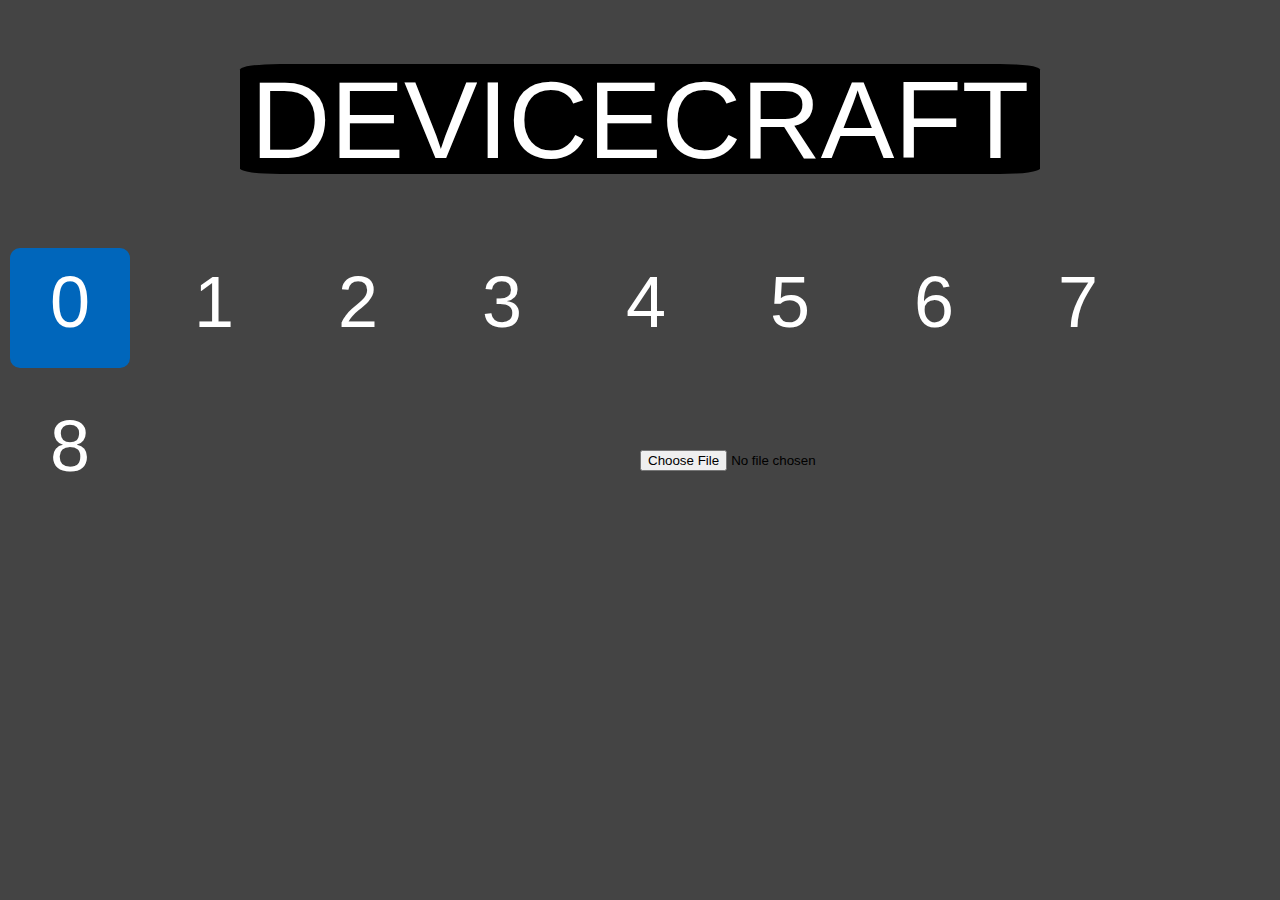
<file: Devicecraft/index.html>
<!DOCTYPE html>
<html>
	<head>
		<meta charset="UTF-8">
		<meta name="viewport" contents="width=device-width, initial-scale=1">
		<title>Let's do it</title>
		<style>
			* {
				margin: 0;
				padding: 0;
				user-select: none;
				-khtml-user-select: none;
				-o-user-select: none;
				-moz-user-select: none;
				-webkit-user-select: none;
			}
			label {
				white-space: nowrap;
				display: block;
			}
			
			input[type=number]{
				width: 50%;
			}
			
			.radios{
				margin-left: 30px;
			}
			.toolbar{
				position: absolute;
				height: 40px;
				box-sizing: border-box;
				background-color: #333;
				display: none;
				justify-content: space-between;
			}
			.toolbarBtn{
				border-radius: 100%;
				height: 38px;
				height: 100%;
			}
			.toolbarBtn:hover{
				background-color: #999;
			}
			.activeBtn{
				background-color: #ddd;
			}
			.activeBtn:hover{
				background-color: #ddd;
			}
			.overlay{
				width: 100%;
				min-height: 100%;
				display: none;
				position: absolute;
				background-color: #444;
			}
			.popup{
				background-color: #333;
				position: absolute;
				left: 50%;
				top: 50%;
				transform: translateX(-50%) translateY(-50%);
				max-height: 90vh;
				width: auto;
				display: none;
				overflow: auto;
				padding: 30px;
				border-radius: 5px;
				color: #fff;
			}
			.popupHeader{
				font: small-caps 24px sans-serif;
				margin-bottom: 30px;
				white-space: nowrap;
			}
			.levelBtn{
				width: 120px;
				margin: 10px;
				border-radius: 10px;
			}
			.unlockedLevelBtn{
				background-color: #06b;
			}
			.unlockedLevelBtn:hover{
				background-color: #08f;
			}
			.startSimulationBtn{
				background-color: #0a0;
			}
			.startSimulationBtn:hover{
				background-color: #0f0;
			}
			.stopSimulationBtn{
				background-color: #a00;
			}
			.stopSimulationBtn:hover{
				background-color: #f00;
			}
			.closeBtn{
				height: 30px;
				position: absolute;
				right: 0;
				top: 0;
				border-radius: 5px;
			}
			.closeBtn:hover{
				background-color: #b00;
			}
			#reuseableHtml{
				display: none;
			}
			#game{
				position: absolute;
				top: 40px;
				cursor: crosshair;
				width: 100%;
				background: radial-gradient(100% 60% at 50% 100%, #11a, 10%, #002);
			}
			#logo{
				margin: 5% auto;
				display: block;
				width: 80%;
				max-width: 800px;
				background-color: #000;
				border-radius: 5%;
			}
			#logoText:hover{
				fill: #f80;
			}
			#nextLevelBtn{
				height: 50px;
				background-color: #06b;
				border-radius: 10px;
			}
			#nextLevelBtn:hover{
				background-color: #08f;
			}
			#input{
				display: block;
				margin-left: 20px;
			}
			/*
			@media (max-width: 800px){
				.toolbar{
					height: 40px;
				}
				.toolbarBtn{
					margin: 1px auto;
					height: 38px;
				}
				#game{
					top: 40px;
					height: calc(100% - 40px);
				}
			}
			*/

			#inputTexture{
				position: absolute;
				top: 50%;
				left: 50%;
			}

		</style>
	</head>
	<body>
		<canvas id="game"></canvas>
		<div id="sandboxToolbar" class="toolbar"></div>
		<div id="assemblySceneBtnsDiv" class="toolbar"></div>
		<div id="simulationSceneBtnsDiv" class="toolbar"></div>


		<div id="createPolygonToolbar" class="toolbar">
			<svg id="polygonDoneBtn" class="toolbarBtn" preserveAspectRatio="xMinYMin meet" viewBox="0 0 100 100" xmlns="http://www.w3.org/2000/svg">
				<text dominant-baseline="middle" text-anchor="middle" x="50%" y="50%" font-family="sans-serif" font-size="40" fill="white">Done</text>
			</svg>
		</div>



		<div id="menuUI" class="overlay" tabindex="-1">
			<svg id="logo" preserveAspectRatio="xMinYMin meet" viewBox="0 0 145 20" xmlns="http://www.w3.org/2000/svg">
				<text id="logoText" text-anchor="middle" x="50%" y="17" font-family="sans-serif" font-size="20" fill="white">DEVICECRAFT</text>
			</svg>
			<svg class="levelBtn unlockedLevelBtn" preserveAspectRatio="xMinYMin meet" viewBox="0 0 100 100" xmlns="http://www.w3.org/2000/svg">
				<text dominant-baseline="middle" text-anchor="middle" x="50%" y="50%" font-family="sans-serif" font-size="60" fill="white">0</text>
			</svg>
			<svg class="levelBtn" preserveAspectRatio="xMinYMin meet" viewBox="0 0 100 100" xmlns="http://www.w3.org/2000/svg">
				<text dominant-baseline="middle" text-anchor="middle" x="50%" y="50%" font-family="sans-serif" font-size="60" fill="white">1</text>
			</svg>
			<svg class="levelBtn" preserveAspectRatio="xMinYMin meet" viewBox="0 0 100 100" xmlns="http://www.w3.org/2000/svg">
				<text dominant-baseline="middle" text-anchor="middle" x="50%" y="50%" font-family="sans-serif" font-size="60" fill="white">2</text>
			</svg>
			<svg class="levelBtn" preserveAspectRatio="xMinYMin meet" viewBox="0 0 100 100" xmlns="http://www.w3.org/2000/svg">
				<text dominant-baseline="middle" text-anchor="middle" x="50%" y="50%" font-family="sans-serif" font-size="60" fill="white">3</text>
			</svg>
			<svg class="levelBtn" preserveAspectRatio="xMinYMin meet" viewBox="0 0 100 100" xmlns="http://www.w3.org/2000/svg">
				<text dominant-baseline="middle" text-anchor="middle" x="50%" y="50%" font-family="sans-serif" font-size="60" fill="white">4</text>
			</svg>
			<svg class="levelBtn" preserveAspectRatio="xMinYMin meet" viewBox="0 0 100 100" xmlns="http://www.w3.org/2000/svg">
				<text dominant-baseline="middle" text-anchor="middle" x="50%" y="50%" font-family="sans-serif" font-size="60" fill="white">5</text>
			</svg>
			<svg class="levelBtn" preserveAspectRatio="xMinYMin meet" viewBox="0 0 100 100" xmlns="http://www.w3.org/2000/svg">
				<text dominant-baseline="middle" text-anchor="middle" x="50%" y="50%" font-family="sans-serif" font-size="60" fill="white">6</text>
			</svg>
			<svg class="levelBtn" preserveAspectRatio="xMinYMin meet" viewBox="0 0 100 100" xmlns="http://www.w3.org/2000/svg">
				<text dominant-baseline="middle" text-anchor="middle" x="50%" y="50%" font-family="sans-serif" font-size="60" fill="white">7</text>
			</svg>
			<svg class="levelBtn" preserveAspectRatio="xMinYMin meet" viewBox="0 0 100 100" xmlns="http://www.w3.org/2000/svg">
				<text dominant-baseline="middle" text-anchor="middle" x="50%" y="50%" font-family="sans-serif" font-size="60" fill="white">8</text>
			</svg>
		</div>
		
		<div id="saveLevelUI" class="popup">
			<p class="popupHeader">Save Level</p>
			File name: <input id="saveText" draggable="false" type="text"/>
			<button id="saveBtn">Save</button><br>
			<p id="saveMessageP"></p>
			<a id="downloadlink" download style="display: none">Download</a><br>
		</div>
		
		<div id="loadLevelUI" class="popup">
			<p class="popupHeader">Load Level</p>
			<input id="input" type="file" accept="application/json"/>
			<p id="loadMessageP"></p><br>
		</div>

		<div id="exceptionDiv" class="popup">
			<p class="popupHeader">Error</p>
			Message: <span id="exceptionMessageP"></span><br><br>
		</div>
		
		<div id="setCustomObroundPopup" class="popup">
			<p class="popupHeader">Custom Obround Properties</p>
		</div>

		<div id="setCustomCirclePopup" class="popup">
			<p class="popupHeader">Custom Circle Properties</p>
		</div>





		<div id="createPolygonPopup" class="popup">
			<p class="popupHeader">Custom Polygon Properties</p>
		</div>






		<div id="successSceneDiv" class="popup">
			<p class="popupHeader">Success</p>
			<svg id="nextLevelBtn" preserveAspectRatio="xMinYMin meet" xmlns="http://www.w3.org/2000/svg" viewBox="0 0 100 30">
				<text x="5" y="22" font-family="sans-serif" font-size="19px" fill="black">Next Level</text>
			</svg>
		</div>


		<div id="reuseableHtml">
			<svg class="startSimulationBtn toolbarBtn" preserveAspectRatio="xMinYMin meet" viewBox="0 0 100 100" xmlns="http://www.w3.org/2000/svg">
				<polygon points="30 80, 30 20, 85 50" fill="#fff"/>
			</svg>
			<svg class="stopSimulationBtn toolbarBtn" preserveAspectRatio="xMinYMin meet" viewBox="0 0 100 100" xmlns="http://www.w3.org/2000/svg">
				<polygon points="25 25, 75 25, 75 75, 25 75" fill="#fff"/>
			</svg>
			<svg class="ccwWheelCreatorBtn toolbarBtn" preserveAspectRatio="xMinYMin meet" viewBox="0 0 100 100" xmlns="http://www.w3.org/2000/svg">
				<circle cx="50" cy="50" fill="rgb(255, 0, 0)" r="40"/>
			</svg>
			<svg class="nWheelCreatorBtn toolbarBtn" preserveAspectRatio="xMinYMin meet" viewBox="0 0 100 100" xmlns="http://www.w3.org/2000/svg">
				<circle cx="50" cy="50" fill="rgb(0, 179, 0)" r="40"/>
			</svg>
			<svg class="cwWheelCreatorBtn toolbarBtn" preserveAspectRatio="xMinYMin meet" viewBox="0 0 100 100" xmlns="http://www.w3.org/2000/svg">
				<circle cx="50" cy="50" fill="rgb(0, 0, 255)" r="40"/>
			</svg>
			<svg class="tWheelCreatorBtn toolbarBtn" preserveAspectRatio="xMinYMin meet" viewBox="0 0 100 100" xmlns="http://www.w3.org/2000/svg">
				<circle cx="50" cy="50" fill="rgb(255, 255, 255)" r="40"/>
			</svg>
			<svg class="nRodCreatorBtn toolbarBtn" preserveAspectRatio="xMinYMin meet" viewBox="0 0 100 100" xmlns="http://www.w3.org/2000/svg">
				<polyline points="40 0, 50 50, 80 100" fill="none" stroke="#0ff" stroke-width="14"/>
				<circle cx="50" cy="50" fill="rgb(255, 255, 0)" r="7"/>
			</svg>
			<svg class="cRodCreatorBtn toolbarBtn" preserveAspectRatio="xMinYMin meet" viewBox="0 0 100 100" xmlns="http://www.w3.org/2000/svg">
				<polyline points="40 0, 50 50, 80 100" fill="none" stroke="rgb(200, 200, 200)" stroke-width="14"/>
				<circle cx="50" cy="50" fill="rgb(255, 255, 0)" r="7"/>
			</svg>
			<svg class="gRodCreatorBtn toolbarBtn" preserveAspectRatio="xMinYMin meet" viewBox="0 0 100 100" xmlns="http://www.w3.org/2000/svg">
				<line x1="20" y1="20" x2="80" y2="80" stroke="rgb(255, 255, 255)" stroke-width="10"/>
			</svg>
			<svg class="moveBtn toolbarBtn" preserveAspectRatio="xMinYMin meet" viewBox="0 0 100 100" xmlns="http://www.w3.org/2000/svg">
				<polygon points="50 10, 35 25, 65 25" fill="#aaa"/>
				<polygon points="10 50, 25 35, 25 65" fill="#aaa"/>
				<polygon points="50 90, 35 75, 65 75" fill="#aaa"/>
				<polygon points="90 50, 75 35, 75 65" fill="#aaa"/>
				<line x1="50" y1="20" x2="50" y2="80" stroke="#aaa" stroke-width="7"/>
				<line x1="20" y1="50" x2="80" y2="50" stroke="#aaa" stroke-width="7"/>
			</svg>
			<svg class="removeBtn toolbarBtn" preserveAspectRatio="xMinYMin meet" viewBox="0 0 100 100" xmlns="http://www.w3.org/2000/svg">
				<line x1="20" y1="20" x2="80" y2="80" stroke="#f00" stroke-width="7"/>
				<line x1="80" y1="20" x2="20" y2="80" stroke="#f00" stroke-width="7"/>
			</svg>
			<svg class="backBtn toolbarBtn" preserveAspectRatio="xMinYMin meet" viewBox="0 0 100 100" xmlns="http://www.w3.org/2000/svg">
				<line x1="10" y1="50" x2="90" y2="50" stroke="#fff" stroke-width="5"/>
				<line x1="10" y1="50" x2="40" y2="20" stroke="#fff" stroke-width="5"/>
				<line x1="10" y1="50" x2="40" y2="80" stroke="#fff" stroke-width="5"/>
			</svg>
			<svg class="assemblyFieldCreatorBtn toolbarBtn" preserveAspectRatio="xMinYMin meet" viewBox="0 0 100 100" xmlns="http://www.w3.org/2000/svg">
				<rect x="18" y="25" height="45" width="65" fill="rgb(0, 128, 255)"/>
			</svg>
			<svg class="goalFieldCreatorBtn toolbarBtn" preserveAspectRatio="xMinYMin meet" viewBox="0 0 100 100" xmlns="http://www.w3.org/2000/svg">
				<rect x="18" y="25" height="45" width="65" fill="rgb(255, 128, 0)" />
			</svg>
			<svg class="saveLevelBtn toolbarBtn" preserveAspectRatio="xMinYMin meet" viewBox="0 0 100 100" xmlns="http://www.w3.org/2000/svg">
				<polygon points="25 25, 65 25, 75 35, 75 75, 25 75" fill="#039"/>
				<rect x="32" y="25" width="28" height="20" fill="#999"/>
				<rect x="48" y="27" width="8" height="16" fill="#000"/>
			</svg>
			<svg class="loadLevelBtn toolbarBtn" preserveAspectRatio="xMinYMin meet" viewBox="0 0 100 100" xmlns="http://www.w3.org/2000/svg">
				<rect x="20" y="30" width="60" height="40" fill="#dd0"/>
				<polygon points="30 35, 90 35, 80 70, 20 70" fill="#880"/>
				<polygon points="44 32, 56 32, 56 22, 44 22" fill="#0f0"/>
				<polygon points="40 22, 50 12, 60 22" fill="#0f0"/>
			</svg>

			<svg class="closeBtn" preserveAspectRatio="xMinYMin meet" viewBox="0 0 100 100" xmlns="http://www.w3.org/2000/svg">
				<line x1="20" y1="20" x2="80" y2="80" stroke="#fff" stroke-width="7"/>
				<line x1="80" y1="20" x2="20" y2="80" stroke="#fff" stroke-width="7"/>
			</svg>




			<svg class="polygonBtn toolbarBtn" preserveAspectRatio="xMinYMin meet" viewBox="0 0 100 100" xmlns="http://www.w3.org/2000/svg">
				<polygon points="50 20, 25 75, 75 75" fill="#fff"/>
			</svg>





			<form id="customProperties">
				<h3>Type: </h3>
				<label><input id="fixedType" class="radios" name="typeRadio" type="radio">Fixed</label>
				<label><input id="movableType" class="radios" name="typeRadio" type="radio" checked>Movable</label>
				<span id="customGroup">
					<h3>Group: </h3>
					<p>If type is fixed, then group will automatically be set to fixed.</p>
					<label><input id="coplanarGroup" class="radios" name="groupRadio" type="radio" checked>Coplanar</label>
					<label><input id="nonCoplanarGroup" class="radios" name="groupRadio" type="radio">Non-Coplanar</label>
				</span>
				<span id="customTarget">
					<h3>Target: </h3>
					<p>Group must be coplanar in order for object to be target.</p>
					<label><input id="target" class="radios" name="targetRadio" type="radio">Yes</label>
					<label><input id="nonTarget" class="radios" name="targetRadio" type="radio" checked>No</label>
				</span>
				<h3>Density: </h3>
				<input id="density" type="number" step="0.001" min="0" placeholder="If empty defaults to 30.0">
				<h3>Friction: </h3>
				<label>Static friction: <input id="staticFriction" type="number" step="0.001" min="0" placeholder="If empty defaults to 0.8"></label><br>
				<label>Kinetic friction: <input id="kineticFriction" type="number" step="0.001" min="0" placeholder="If empty defaults to 0.5"></label>
				<h3>Velocity Resistance: </h3>
				<label>Linear velocity resistance: <input id="linearResistance" type="number" step="0.001" min="0" placeholder="If empty defaults to 0.01"></label><br>
				<label>Rotational velocity resistance: <input id="rotationalResistance" type="number" step="0.001" min="0" placeholder="If empty defaults to 0.01"></label>
				<h3>Joinable: </h3>
				<label><input id="joinable" class="radios" name="joinableRadio" type="radio">Yes</label>
				<label><input id="nonJoinable" class="radios" name="joinableRadio" type="radio" checked>No</label>
				<input id="submitBtn" type="submit" value="Apply">
			</form>

			<span id="rodProperties">
				<h3>Width: </h3>
				<input id="width" type="number" step="0.001" min="0" placeholder="If empty defaults to 0.05"><br><br>
			</span>

			<span id="circleProperties">
				<h3>Radius: </h3>
				<input id="radius" type="number" step="0.001" min="0" placeholder="If empty defaults to 0.1">
				<h3>Motor Speed: </h3>
				<input id="motorSpeed" type="number" step="0.001" placeholder="If empty then circle non-motorized">
				<h3>Max Motor Torque: </h3>
				<input id="maxMotorTorque" type="number" step="0.001" min="0" placeholder="If empty then circle non-motorized"><br><br>
			</span>
			<!--
			<svg id="createCustomBtn" class="toolbarBtn" preserveAspectRatio="xMinYMin meet" xmlns="http://www.w3.org/2000/svg" viewBox="0 0 100 100">
				<polygon points="9.393 30.607, 30.607 9.393, 80 58.787, 58.787 80" fill="#d60"/>
				<polygon points="58.787 80, 80 58.787, 80 80" fill="#ff8"/>
				<polygon points="72.929 80, 80 72.929, 80 80" fill="#000"/>
			</svg>
			-->
		</div>

		<input id="inputTexture" type="file" accept="image/png"/>

		<script src="parameters.js"></script>
		
		<script src="physics.js"></script>

		<script src="levels.js"></script>
		<script src="event_handler.js"></script>
		<script src="helper.js"></script>

		<script src="render.js"></script>
		
		<script src="menu_scene.js"></script>
		<script src="sandbox_scene.js"></script>
		<script src="assembly_scene.js"></script>
		<script src="simulation_scene.js"></script>
		<script src="save_level_scene.js"></script>
		<script src="load_level_scene.js"></script>
		<script src="exception_scene.js"></script>
		<script src="create_custom_scene.js"></script>
		<script src="success_scene.js"></script>

		<script src="create_polygon_scene.js"></script>

		<script src="init.js"></script>
	</body>
</html>
</file>
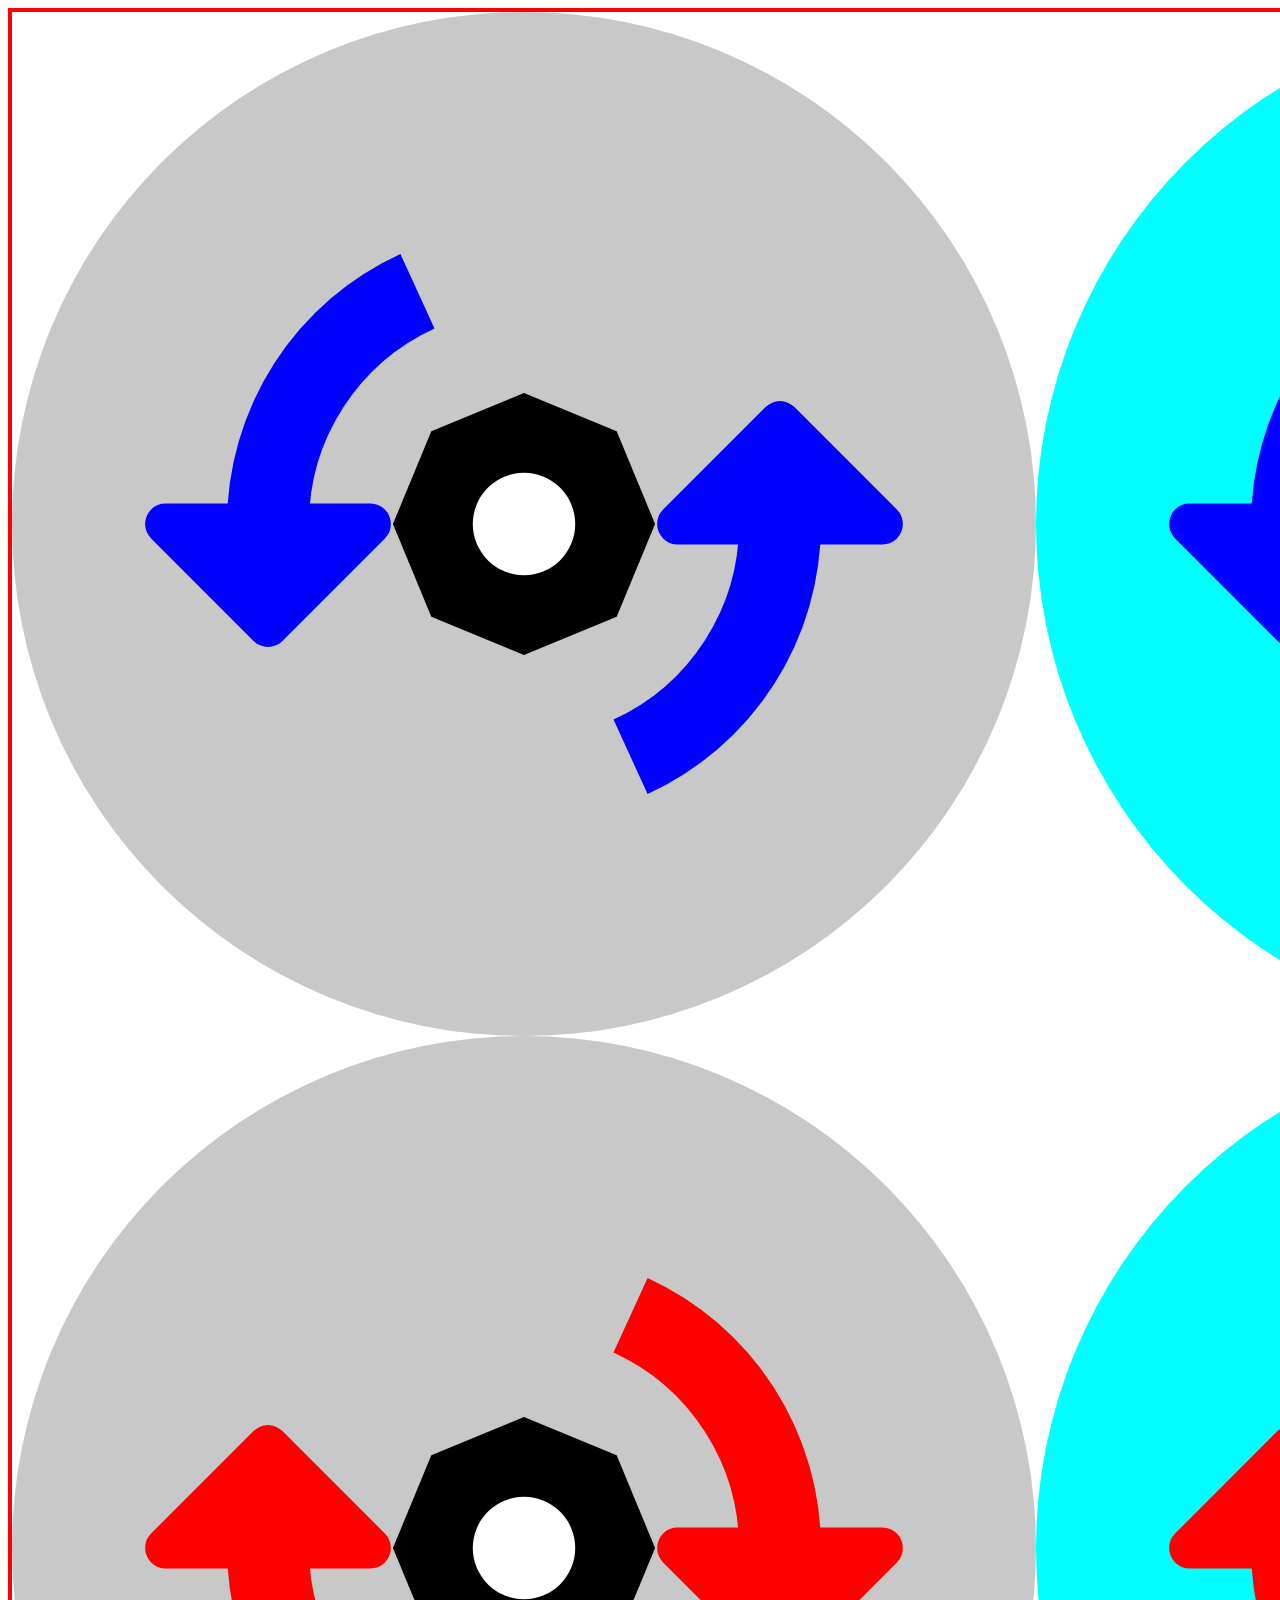
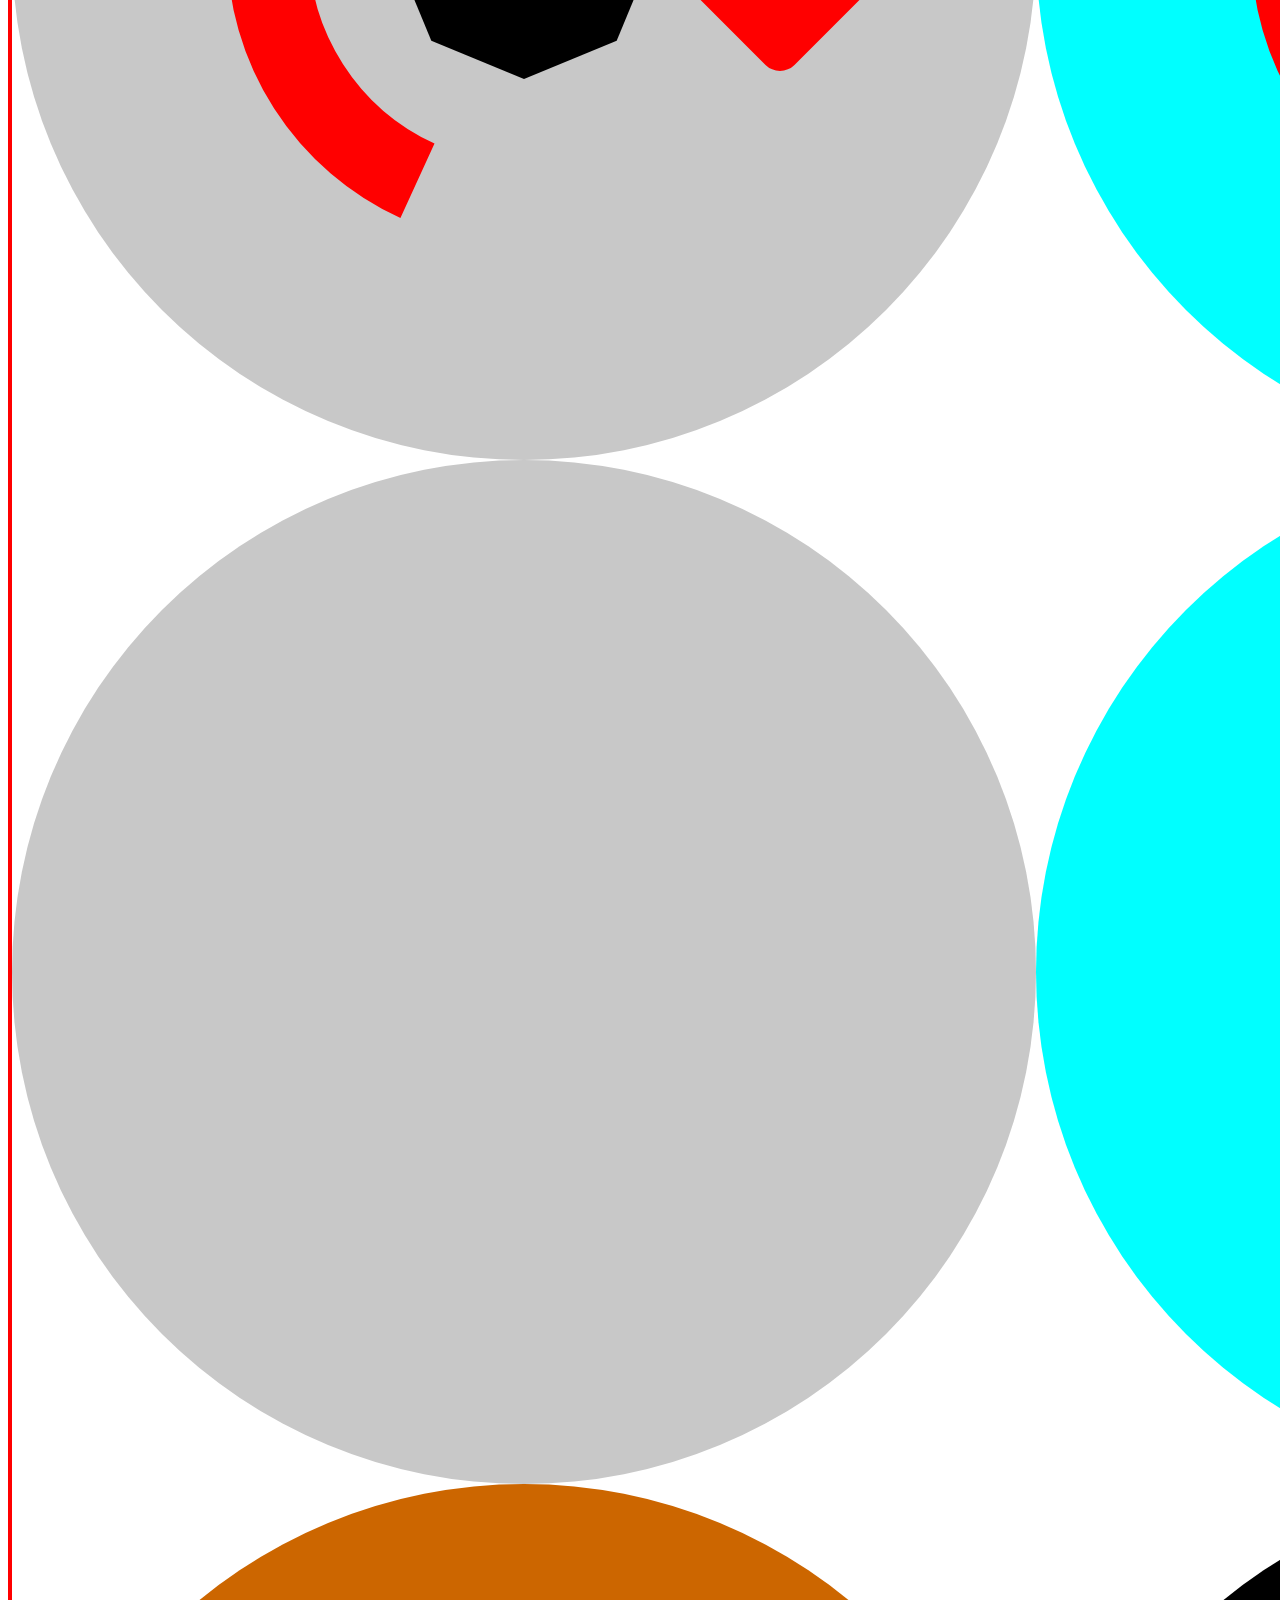
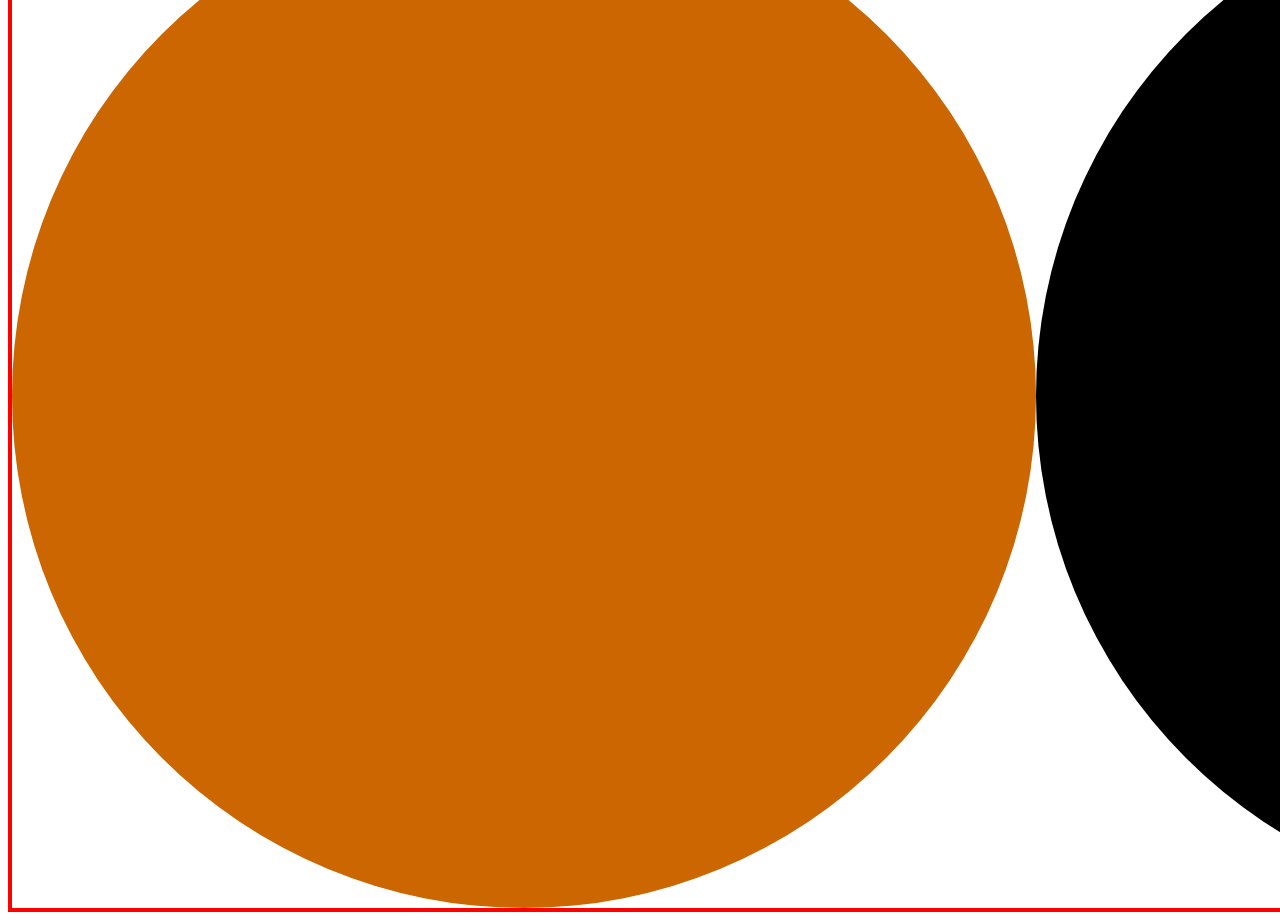
<file: docs/texture-creator.html>
<!DOCTYPE html>
	<html>
		<head>
			<title>Texture Creator</title>
		</head>
		<body>
		<canvas id="c" style="border: solid 4px red;"></canvas>
		<!--<a id="a" download>Download</a>-->
		<script>
			"use strict";
			const DBL_PI = Math.PI * 2;
			var canvas = document.getElementById("c");


			let c = 512;

			let l = c * 2;
			canvas.width = l * 4;
			canvas.height = l * 4;
			let ctx = canvas.getContext("2d");
			ctx.imageSmoothingEnabled = false;
			const lw = c * 0.16;
			const gray = "rgb(200, 200, 200)";
			const aqua = "rgb(0, 255, 255)";
			const orange = "rgb(255, 128, 0)";
			const green = "rgb(0, 255, 0)";




			
			drawWheel(c, c, c, -1, gray);

			let y = c + l;
			drawWheel(c, y, c, 1, gray);
			
			y += l;
			drawWheel(c, y, c, 0, gray);
			
			y += l;
			drawWheel(c, y, c, 0, "rgb(204, 102, 0)");
			




			let x = c + l;
			y = c;
			drawWheel(x, y, c, -1, aqua);

			y += l;
			drawWheel(x, y, c, 1, aqua);

			y += l;
			drawWheel(x, y, c, 0, aqua);

			// pin
			y += l;
			ctx.beginPath();
			ctx.arc(x, y, c, 0, DBL_PI);
			ctx.fillStyle = "rgb(0, 0, 0)";
			ctx.fill();
			ctx.beginPath();
			ctx.arc(x, y, c * 0.5, 0, DBL_PI);
			ctx.fillStyle = "rgb(255, 255, 255)";
			ctx.fill();





			x += l;
			y = c;
			ctx.beginPath();
			ctx.arc(x, y, c, 0, DBL_PI);
			ctx.fillStyle = green;
			ctx.fill();
			drawWheel(x, y, c, -1, green);

			y += l;
			ctx.beginPath();
			ctx.arc(x, y, c, 0, DBL_PI);
			ctx.fillStyle = green;
			ctx.fill();
			drawWheel(x, y, c, 1, green);

			/*
			y += l;
			ctx.beginPath();
			ctx.arc(x, y, c, 0, DBL_PI);
			ctx.fillStyle = green;
			ctx.fill();
			*/
			
			y += l;
			ctx.beginPath();
			ctx.arc(x + c, y + c, l, 0, DBL_PI);
			ctx.fillStyle = green;
			ctx.fill();

			//x = l * 2;
			y += c;
			x = l * 3;
			y = 0;
			ctx.fillStyle = green;
			ctx.fillRect(x, y, l, l / 7);

			y += l / 7;
			ctx.fillStyle = gray;
			ctx.fillRect(x, y, l, l / 7);

			y += l / 7;
			ctx.fillStyle = aqua;
			ctx.fillRect(x, y, l, l / 7);

			y += l / 7;
			ctx.fillStyle = "rgb(255, 255, 255)";
			ctx.fillRect(x, y, l, l / 7);

			y += l / 7;
			ctx.fillStyle = orange;
			ctx.fillRect(x, y, l, l / 7);

			y += l / 7;
			ctx.fillStyle = "rgb(204, 102, 0)";
			ctx.fillRect(x, y, l, l / 7);

			y += l / 7;
			ctx.fillStyle = "rgb(0, 128, 255)";
			ctx.fillRect(x, y, l, l / 7);
			
			/*
			let canvas = document.getElementById("c");
			let w = 400;
			canvas.width = w;
			canvas.height = w;
			let ctx = canvas.getContext("2d");
			ctx.imageSmoothingEnabled = false;
			const DBL_PI = Math.PI * 2;
			ctx.strokeStyle = "rgb(0, 0, 0)";
			*/
			


			//drawGear(260, 140, 100);
			//drawGear(110, 290, 75);
			function drawGear(x, y, r){
				ctx.beginPath();
				let pr = r / 4;
				ctx.arc(x, y, pr * 3, 0, DBL_PI);
				ctx.lineWidth = pr * 2;
				ctx.stroke();
				ctx.beginPath();
				drawSpoke(x, y, r / 2, r * 0.75, 6);
				ctx.lineWidth = pr * 2;
				ctx.stroke();
			}






			function drawWheel(x, y, r, d, color){
				ctx.beginPath();
				ctx.arc(x, y, r, 0, DBL_PI);
				ctx.fillStyle = color;
				ctx.fill();
				
				/*
				ctx.beginPath();
				//ctx.arc(x, y, r - lw / 2, 0, DBL_PI);
				ctx.arc(x, y, r - lw / 2 - r * 0.05, 0, DBL_PI);
				ctx.lineWidth = lw;
				ctx.strokeStyle = color;
				ctx.stroke();

				// tread
				ctx.beginPath();
				drawSpoke(x, y, r - lw / 2, lw / 2, 24);
				ctx.lineWidth = lw * 1.2;
				ctx.stroke();

				ctx.beginPath();
				ctx.arc(x, y, r * 0.5, 0, DBL_PI);
				ctx.fillStyle = color;
				ctx.fill();
				drawSpoke(x, y, 0, r - lw, 8);
				ctx.lineWidth = lw;
				ctx.stroke();
				*/

				if(!d) return;
				ctx.beginPath();
				drawRegularPolygon(x, y, r * 0.256, 8);
				ctx.fillStyle = "rgb(0, 0, 0)";
				ctx.fill();
				
				ctx.beginPath();
				ctx.arc(x, y, r * 0.1, 0, DBL_PI);
				ctx.fillStyle = "rgb(255, 255, 255)";
				ctx.fill();
				ctx.beginPath();

				let cw = true;
				color = "rgb(0, 0, 255)";
				if(d > 0) {
					color = "rgb(255, 0, 0)";
					cw = false;
				}
				ctx.beginPath();
				ctx.arc(x, y, r * 0.5, Math.PI - (Math.PI - 2) * d, Math.PI, cw);
				ctx.strokeStyle = color;
				ctx.fillStyle = color;
				ctx.lineJoin = "round";
				ctx.lineWidth = lw;
				ctx.stroke();

				let len = r * 0.2;
				ctx.beginPath();
				ctx.moveTo(x - r * 0.5 - len * d, y);
				ctx.lineTo(x - r * 0.5, y - len * d);
				ctx.lineTo(x - r * 0.5 + len * d, y);
				ctx.closePath();
				ctx.lineWidth = lw * 0.5;
				ctx.stroke();
				ctx.fill();
				
				ctx.beginPath();
				ctx.arc(x, y, r * 0.5, DBL_PI - (Math.PI - 2) * d, DBL_PI, cw);
				ctx.lineWidth = lw;
				ctx.stroke();
				ctx.beginPath();
				ctx.moveTo(x + r * 0.5 + len * d, y);
				ctx.lineTo(x + c * 0.5, y + len * d);
				ctx.lineTo(x + r * 0.5 - len * d, y);
				ctx.closePath();
				ctx.lineWidth = lw * 0.5;
				ctx.stroke();
				ctx.fill();
			}



			function drawSpoke(x, y, radius, length, segments){
				for(let i = 0; i < segments; ++i){
					let cos = Math.cos(i / segments * DBL_PI);
					let sin = Math.sin(i / segments * DBL_PI);
					ctx.moveTo(radius * cos + x, radius * sin + y);
					ctx.lineTo((radius + length) * cos + x, (radius + length) * sin + y);
				}
			}

			function drawRegularPolygon(x, y, radius, segments){
				ctx.moveTo(radius + x, y);
				for(let i = 0; i < segments; ++i){
					let cos = Math.cos(i / segments * DBL_PI);
					let sin = Math.sin(i / segments * DBL_PI);
					ctx.lineTo(radius * cos + x, radius * sin + y);
				}
			}

			function alias(){
				let imgData = ctx.getImageData(0, 0, canvas.width, canvas.height);
				//let imgData = ctx.getImageData(0, 0, l, l);
				for(let i = 3, len = imgData.data.length; i < len; i += 4){
					if(imgData.data[i] < 200) imgData.data[i] = 0;
				}
				ctx.putImageData(imgData, 0, 0);
			}
			/*
			let a = document.getElementById("a");
			a.onclick = () => {
				let imgData = ctx.getImageData(0, 0, l, l).data;
				let blob = new Blob([imgData], {type: "application/octet-stream"});
				//a.href = URL.createObjectURL(blob);
				a.href = canvas.toDataURL();
			}
			*/
		</script>
		</body>
	</html>
</file>
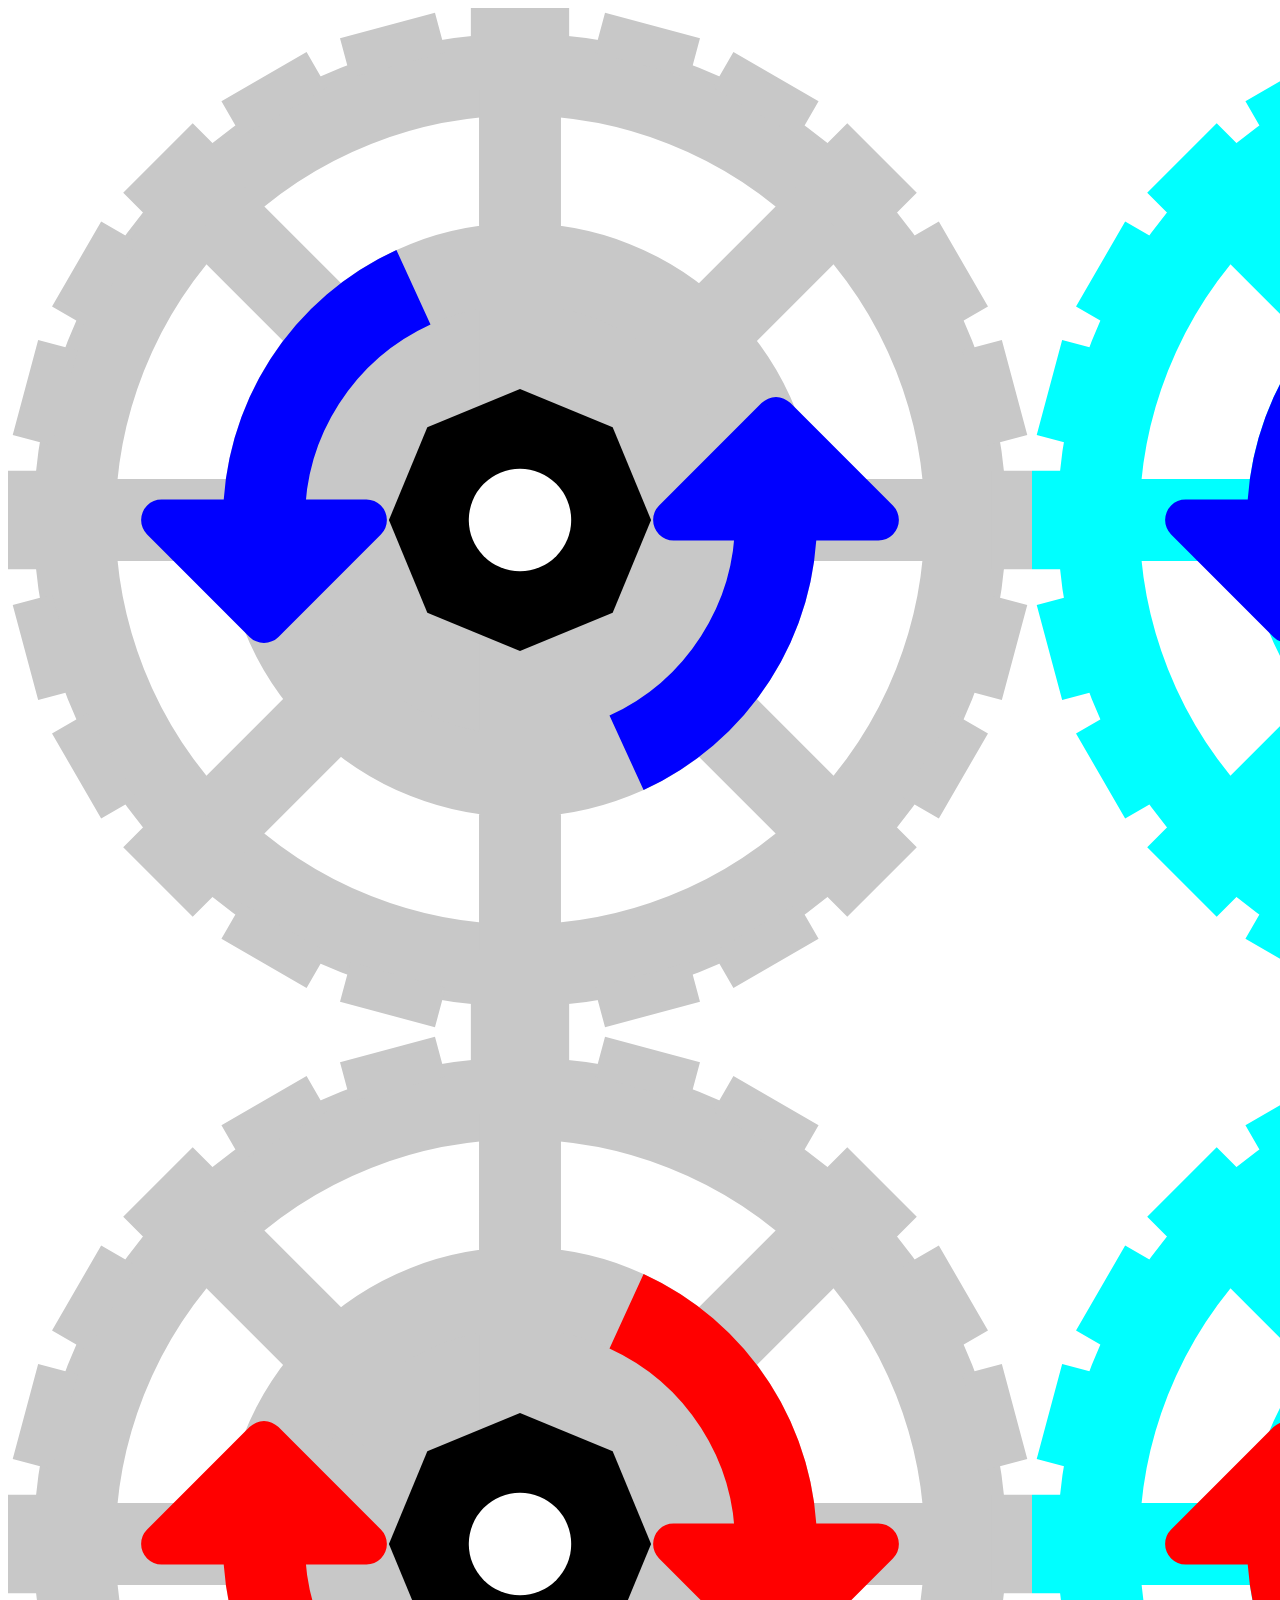
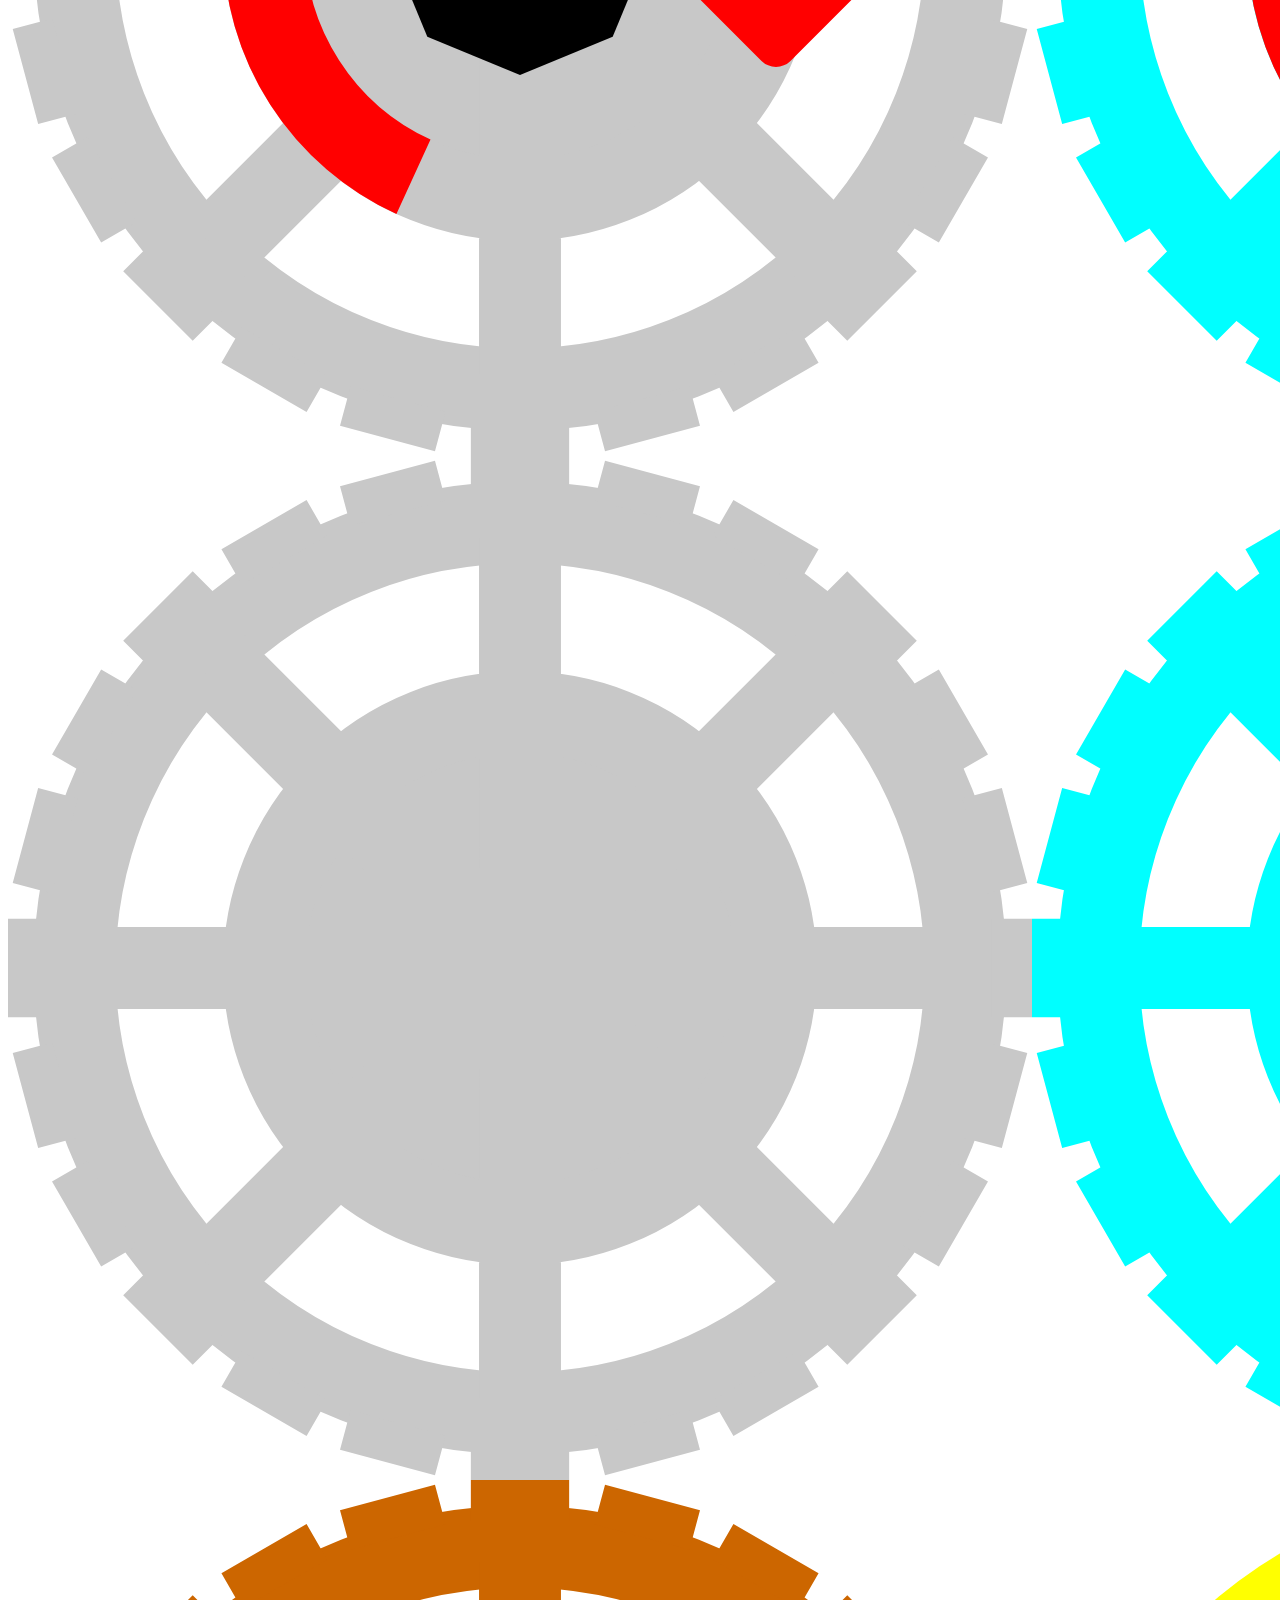
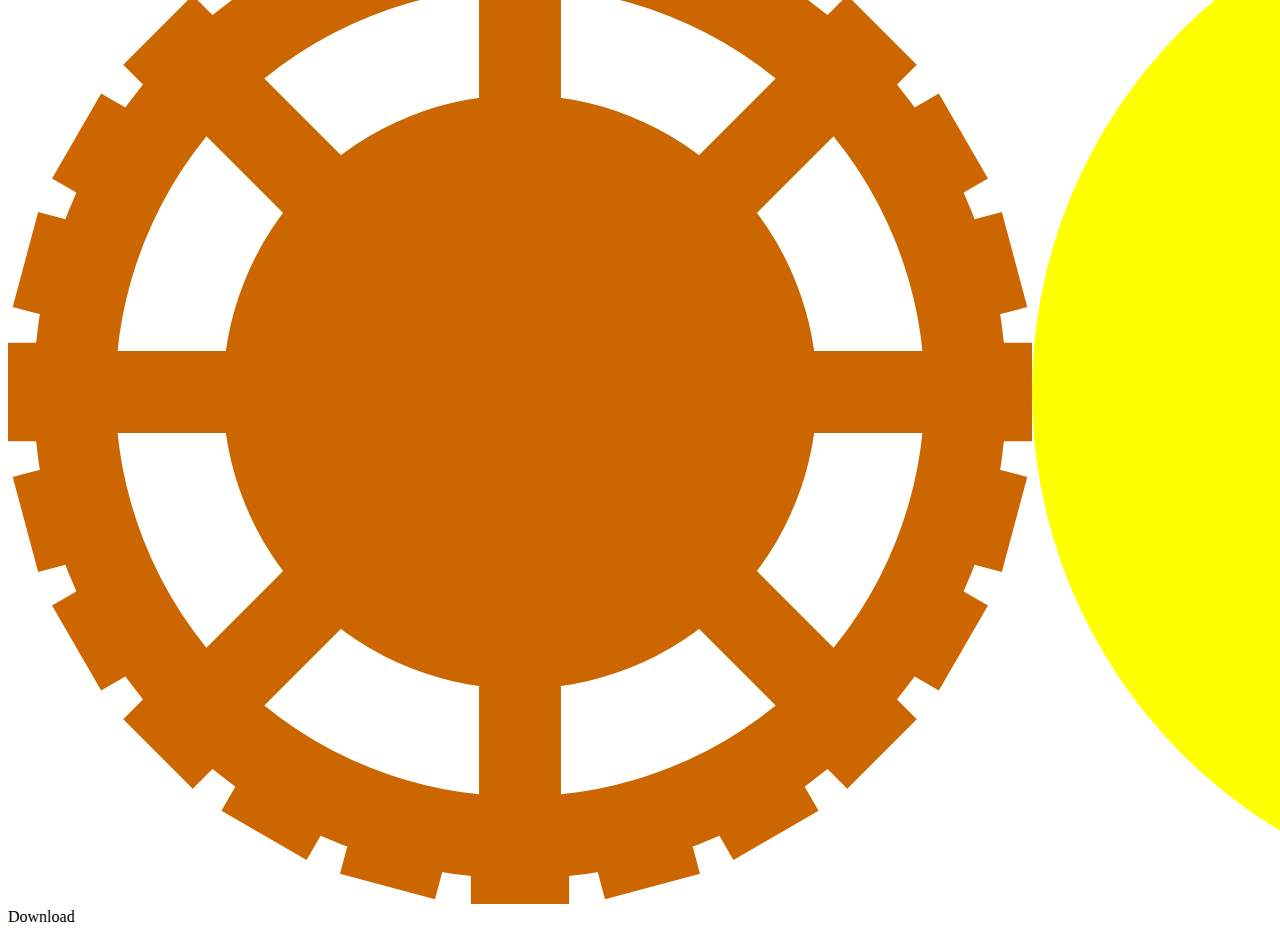
<file: docs/texture.html>
<!DOCTYPE html>
	<html>
		<head>
			<title>Texture Creator</title>
		</head>
		<body>
		<canvas style="image-rendering: pixelated;"id="c"></canvas>
		<a id="a" download>Download</a>
		<script>
			"use strict";
			const DBL_PI = Math.PI * 2;
			var canvas = document.getElementById("c");
			let c = 512;
			let l = c * 2;
			canvas.width = l * 4;
			canvas.height = l * 4;
			let ctx = canvas.getContext("2d");
			const lw = c * 0.16;
			const gray = "rgb(200, 200, 200)";
			const aqua = "rgb(0, 255, 255)";
			const orange = "rgb(255, 128, 0)";
			const green = "rgb(0, 255, 0)";

			drawWheel(c, c, c, -1, gray);
			
			let y = c + l;
			drawWheel(c, y, c, 1, gray);
			
			y += l;
			drawWheel(c, y, c, 0, gray);
			
			y += l;
			drawWheel(c, y, c, 0, "rgb(204, 102, 0)");
			




			let x = c + l;
			y = c;
			drawWheel(x, y, c, -1, aqua);

			y += l;
			drawWheel(x, y, c, 1, aqua);

			y += l;
			drawWheel(x, y, c, 0, aqua);

			y += l;
			ctx.beginPath();
			ctx.arc(x, y, c, 0, DBL_PI);
			ctx.fillStyle = "rgb(255, 255, 0)"
			ctx.fill();





			x += l;
			y = c;
			ctx.beginPath();
			ctx.arc(x, y, c, 0, DBL_PI);
			ctx.fillStyle = green;
			ctx.fill();
			drawWheel(x, y, c, -1, green);

			y += l;
			ctx.beginPath();
			ctx.arc(x, y, c, 0, DBL_PI);
			ctx.fillStyle = green;
			ctx.fill();
			drawWheel(x, y, c, 1, green);

			y += l;
			ctx.beginPath();
			ctx.arc(x, y, c, 0, DBL_PI);
			ctx.fillStyle = green;
			ctx.fill();

			x = l * 2;
			y += c;
			ctx.fillStyle = green;
			ctx.fillRect(x, y, l, l / 7);

			y += l / 7;
			ctx.fillStyle = gray;
			ctx.fillRect(x, y, l, l / 7);

			y += l / 7;
			ctx.fillStyle = aqua;
			ctx.fillRect(x, y, l, l / 7);

			y += l / 7;
			ctx.fillStyle = "rgb(255, 255, 255)";
			ctx.fillRect(x, y, l, l / 7);

			y += l / 7;
			ctx.fillStyle = orange;
			ctx.fillRect(x, y, l, l / 7);

			y += l / 7;
			ctx.fillStyle = "rgb(204, 102, 0)";
			ctx.fillRect(x, y, l, l / 7);

			y += l / 7;
			ctx.fillStyle = "rgb(0, 128, 255)";
			ctx.fillRect(x, y, l, l / 7);


			function drawWheel(x, y, r, d, color){
				ctx.beginPath();
				//ctx.arc(x, y, r - lw / 2, 0, DBL_PI);
				ctx.arc(x, y, r - lw / 2 - r * 0.05, 0, DBL_PI);
				ctx.lineWidth = lw;
				ctx.strokeStyle = color;
				ctx.stroke();

				// tread
				ctx.beginPath();
				drawSpoke(x, y, r - lw / 2, lw / 2, 24);
				ctx.lineWidth = lw * 1.2;
				ctx.stroke();

				ctx.beginPath();
				ctx.arc(x, y, r * 0.5, 0, DBL_PI);
				ctx.fillStyle = color;
				ctx.fill();
				drawSpoke(x, y, 0, r - lw, 8);
				ctx.lineWidth = lw;
				ctx.stroke();

				if(!d) return;
				ctx.beginPath();
				drawRegularPolygon(x, y, r * 0.256, 8);
				ctx.fillStyle = "rgb(0, 0, 0)";
				ctx.fill();
				/*
				ctx.beginPath();
				drawSpoke(x, y, 0, r * 0.128, 4);
				ctx.lineWidth = c * 0.128;
				ctx.strokeStyle = "rgb(200, 200, 200)";
				ctx.stroke();
			
				ctx.beginPath();
				drawRegularPolygon(x, y, r * 0.128, 8);
				ctx.fillStyle = "rgb(200, 200, 200)";
				ctx.fill();
				*/
				ctx.beginPath();
				ctx.arc(x, y, r * 0.1, 0, DBL_PI);
				ctx.fillStyle = "rgb(255, 255, 255)";
				ctx.fill();
				ctx.beginPath();

				let cw = true;
				color = "rgb(0, 0, 255)";
				if(d > 0) {
					color = "rgb(255, 0, 0)";
					cw = false;
				}
				ctx.beginPath();
				ctx.arc(x, y, r * 0.5, Math.PI - (Math.PI - 2) * d, Math.PI, cw);
				ctx.strokeStyle = color;
				ctx.fillStyle = color;
				ctx.lineJoin = "round";
				ctx.lineWidth = lw;
				ctx.stroke();

				let len = r * 0.2;
				ctx.beginPath();
				ctx.moveTo(x - r * 0.5 - len * d, y);
				ctx.lineTo(x - r * 0.5, y - len * d);
				ctx.lineTo(x - r * 0.5 + len * d, y);
				ctx.closePath();
				ctx.lineWidth = lw * 0.5;
				ctx.stroke();
				ctx.fill();
				
				ctx.beginPath();
				ctx.arc(x, y, r * 0.5, DBL_PI - (Math.PI - 2) * d, DBL_PI, cw);
				ctx.lineWidth = lw;
				ctx.stroke();
				ctx.beginPath();
				ctx.moveTo(x + r * 0.5 + len * d, y);
				ctx.lineTo(x + c * 0.5, y + len * d);
				ctx.lineTo(x + r * 0.5 - len * d, y);
				ctx.closePath();
				ctx.lineWidth = lw * 0.5;
				ctx.stroke();
				ctx.fill();
			}



			function drawSpoke(x, y, radius, length, segments){
				for(let i = 0; i < segments; ++i){
					let cos = Math.cos(i / segments * DBL_PI);
					let sin = Math.sin(i / segments * DBL_PI);
					ctx.moveTo(radius * cos + x, radius * sin + y);
					ctx.lineTo((radius + length) * cos + x, (radius + length) * sin + y);
				}
			}

			function drawRegularPolygon(x, y, radius, segments){
				ctx.moveTo(radius + x, y);
				for(let i = 0; i < segments; ++i){
					let cos = Math.cos(i / segments * DBL_PI);
					let sin = Math.sin(i / segments * DBL_PI);
					ctx.lineTo(radius * cos + x, radius * sin + y);
				}
			}


			let a = document.getElementById("a");
			a.onclick = () => {
				//let imgData = ctx.getImageData(0, 0, l, l).data;
				//let blob = new Blob([imgData], {type: "application/octet-stream"});
				//a.href = URL.createObjectURL(blob);
				a.href = canvas.toDataURL();
			}
		</script>
		</body>
	</html>
</file>
